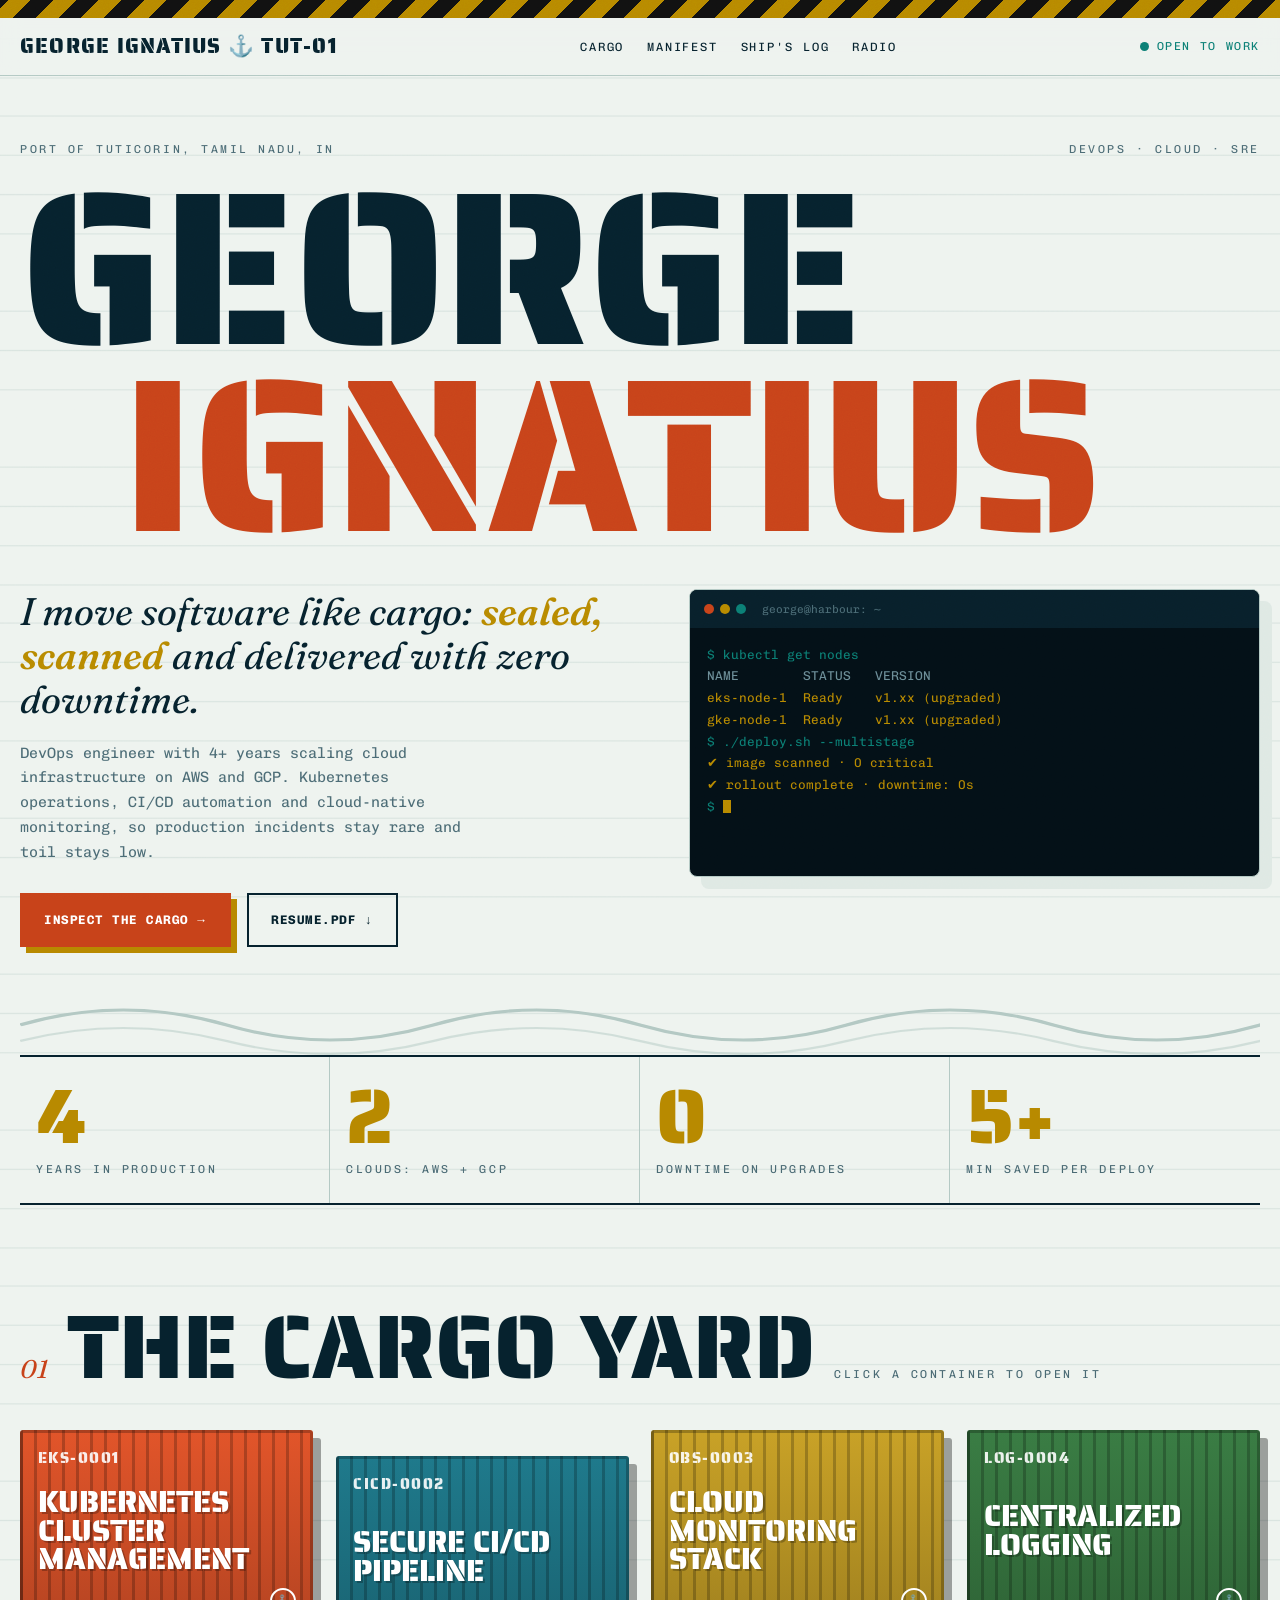
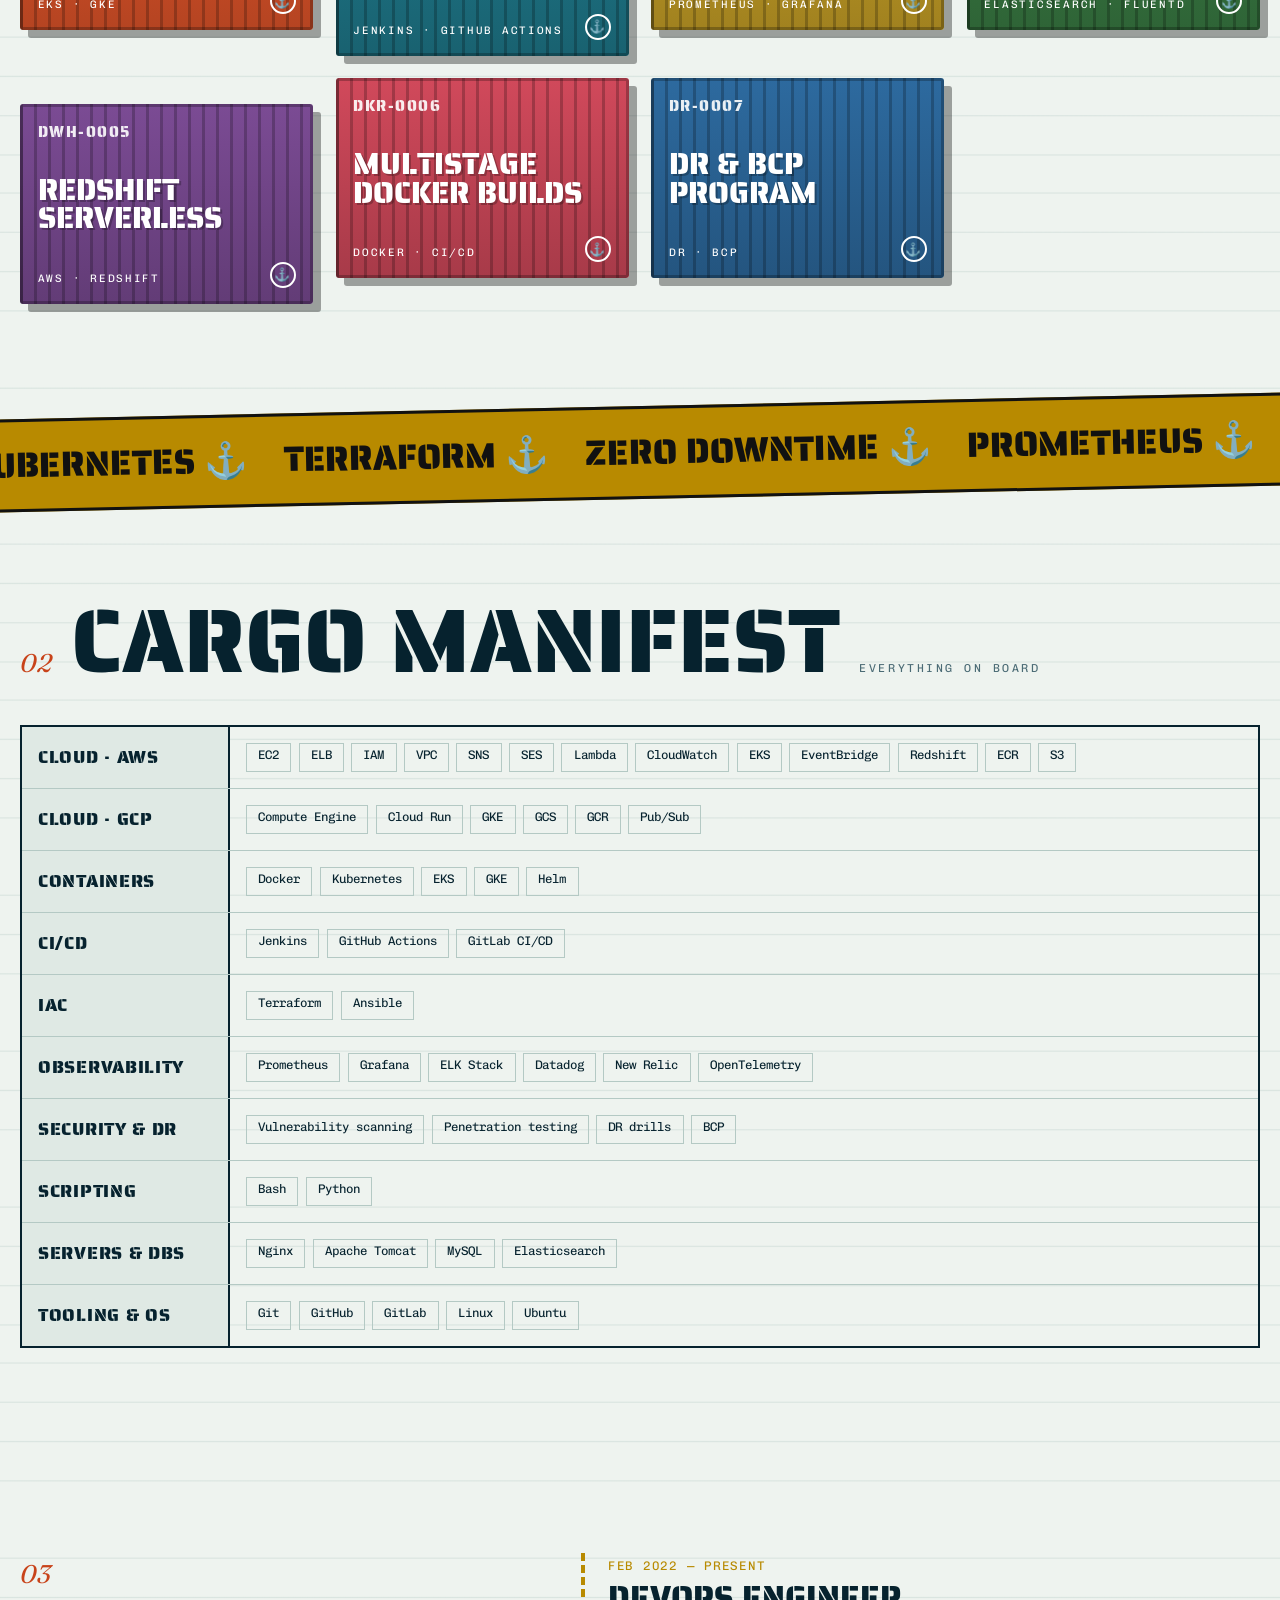
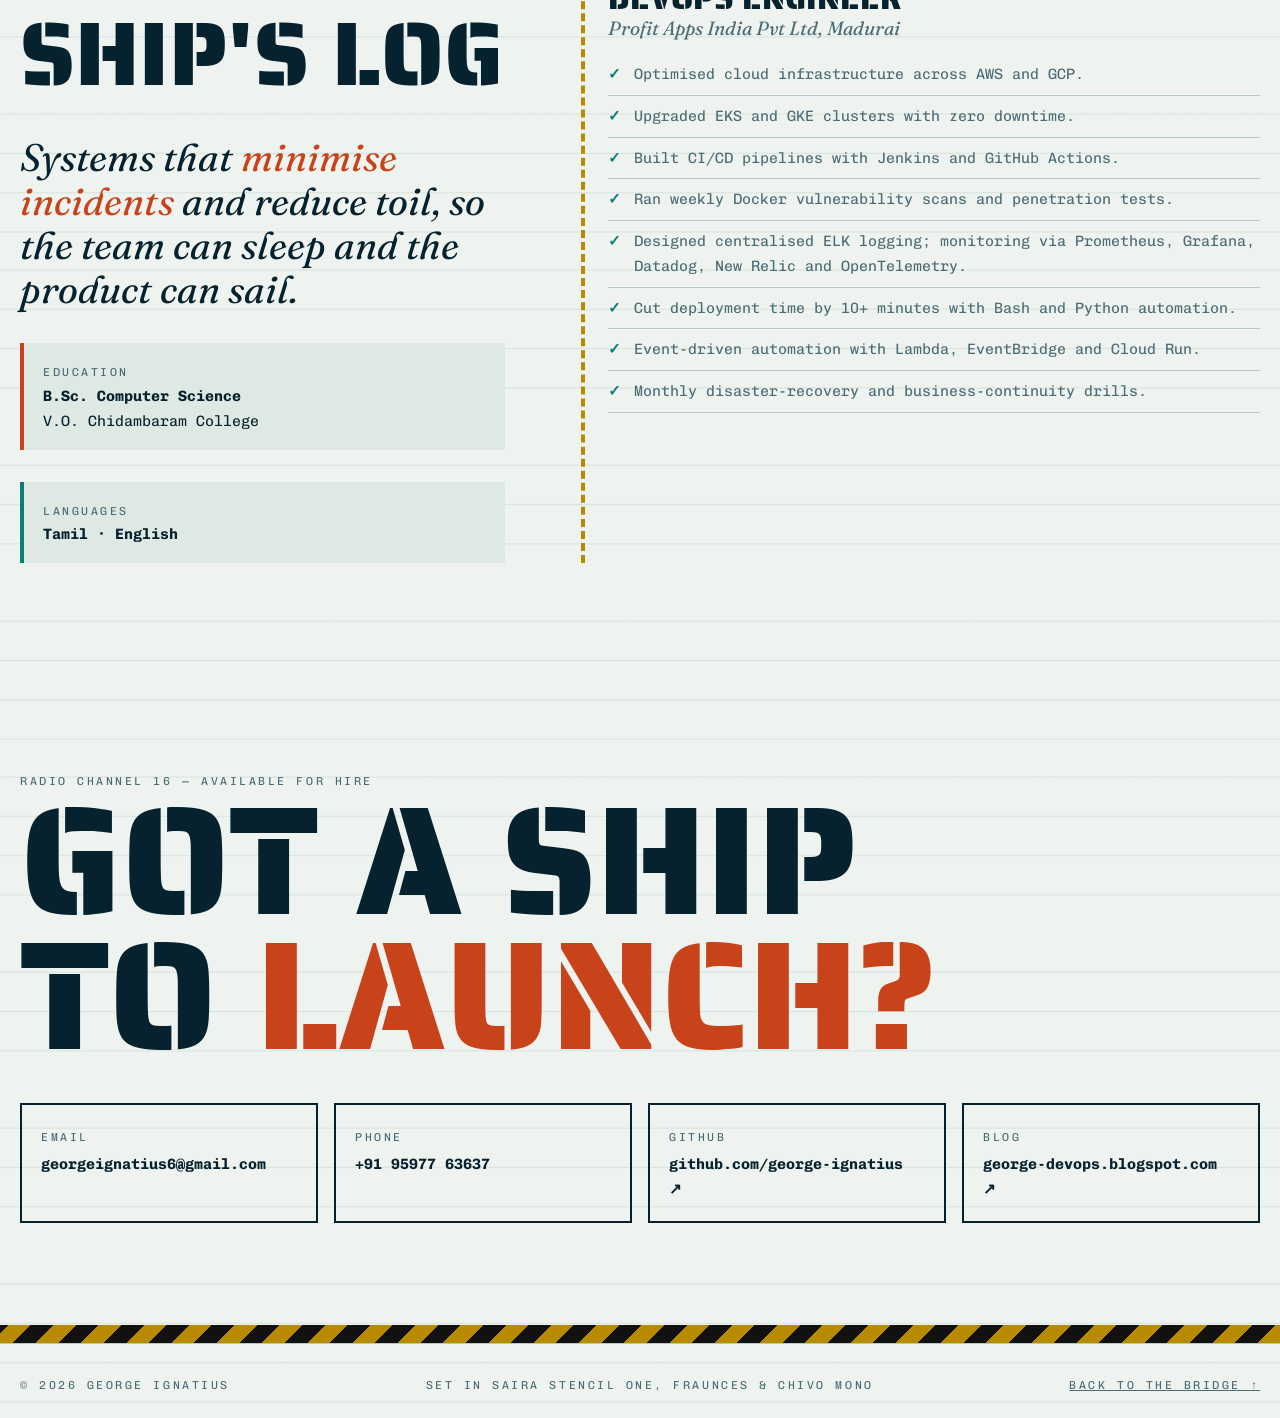
<file: index.html>
<!doctype html>
<html lang="en">
<head>
<meta charset="utf-8">
<meta name="viewport" content="width=device-width, initial-scale=1">
<title>George Ignatius — DevOps Harbour</title>
<meta name="description" content="George Ignatius: DevOps / Cloud / SRE engineer from Tuticorin. Kubernetes, AWS, GCP, CI/CD and observability — shipped like cargo, with zero downtime.">
<link rel="preconnect" href="https://fonts.googleapis.com">
<link rel="preconnect" href="https://fonts.gstatic.com" crossorigin>
<link href="https://fonts.googleapis.com/css2?family=Saira+Stencil+One&family=Chivo+Mono:wght@400;500;700&family=Fraunces:ital,opsz,wght@1,9..144,400;1,9..144,600&display=swap" rel="stylesheet">
<style>
:root{
  --sea:#06222e;        /* deep harbour water */
  --sea-2:#0b3345;
  --line:#1d5066;
  --foam:#e9f1ee;
  --rust:#e2552a;       /* container orange */
  --hazard:#ffd23f;     /* hazard yellow */
  --teal:#2ec4b6;
  --mute:#8fb0ba;
  --stencil:"Saira Stencil One",Impact,sans-serif;
  --mono:"Chivo Mono",ui-monospace,monospace;
  --serif:"Fraunces",Georgia,serif;
}
@media (prefers-color-scheme: light){
  :root{--sea:#eef3ef;--sea-2:#dfe9e4;--line:#b4c9c4;--foam:#06222e;--mute:#4b6b75;--rust:#c8431a;--hazard:#b88a00;--teal:#0b7f75}
}
*{box-sizing:border-box;margin:0;padding:0}
html{scroll-behavior:smooth}
body{background:var(--sea);color:var(--foam);font-family:var(--mono);font-size:15px;line-height:1.65;overflow-x:hidden;
  background-image:
   repeating-linear-gradient(180deg,transparent 0 38px,color-mix(in srgb,var(--line) 35%,transparent) 38px 39px),
   radial-gradient(70rem 40rem at 90% -10%,rgba(46,196,182,.14),transparent 60%)}
body::after{content:"";position:fixed;inset:0;pointer-events:none;z-index:60;opacity:.09;mix-blend-mode:overlay;
 background-image:url("data:image/svg+xml;utf8,<svg xmlns='http://www.w3.org/2000/svg' width='160' height='160'><filter id='n'><feTurbulence type='fractalNoise' baseFrequency='.85' numOctaves='2'/></filter><rect width='100%' height='100%' filter='url(%23n)'/></svg>")}
a{color:inherit}
:focus-visible{outline:3px dashed var(--hazard);outline-offset:4px}
.wrap{width:min(1240px,100% - 2rem);margin-inline:auto}
.label{font-size:.72rem;letter-spacing:.22em;text-transform:uppercase;color:var(--mute)}
.stencil{font-family:var(--stencil);text-transform:uppercase;font-weight:400}

/* hazard tape */
.tape{height:18px;background:repeating-linear-gradient(-45deg,var(--hazard) 0 16px,#111 16px 32px)}

/* nav */
nav{position:sticky;top:0;z-index:50;background:color-mix(in srgb,var(--sea) 85%,transparent);backdrop-filter:blur(10px);border-bottom:1px solid var(--line)}
nav .wrap{display:flex;justify-content:space-between;align-items:center;gap:1rem;padding:.7rem 0}
nav b{font-family:var(--stencil);font-weight:400;font-size:1.3rem;letter-spacing:.06em}
nav ul{display:flex;gap:1.4rem;list-style:none}
nav a{text-decoration:none;font-size:.75rem;letter-spacing:.16em;text-transform:uppercase;background:linear-gradient(var(--hazard),var(--hazard)) 0 100%/0 2px no-repeat;transition:background-size .3s;padding-bottom:2px}
nav a:hover{background-size:100% 2px}
.live{display:flex;align-items:center;gap:.5rem;color:var(--teal);font-size:.72rem;letter-spacing:.14em;text-transform:uppercase}
.pulse{width:9px;height:9px;border-radius:50%;background:var(--teal);box-shadow:0 0 0 0 var(--teal);animation:ping 2s infinite}
@keyframes ping{70%{box-shadow:0 0 0 10px transparent}100%{box-shadow:0 0 0 0 transparent}}

/* hero */
.hero{padding:clamp(2rem,5vw,4rem) 0 0;position:relative}
.hero .meta{display:flex;justify-content:space-between;flex-wrap:wrap;gap:.5rem 2rem}
.hero h1{font-family:var(--stencil);font-weight:400;text-transform:uppercase;line-height:.86;font-size:clamp(4.2rem,17vw,16rem);margin:1rem 0 0;letter-spacing:-.01em}
.hero h1 span{display:block;overflow:hidden}
.hero h1 span i{display:block;font-style:normal;transform:translateY(105%);animation:up 1s cubic-bezier(.2,.8,.2,1) forwards}
.hero h1 span:nth-child(2) i{animation-delay:.15s;color:var(--rust);margin-left:clamp(1rem,8vw,9rem)}
@keyframes up{to{transform:none}}
.hero-grid{display:grid;grid-template-columns:1.1fr 1fr;gap:2.5rem;margin-top:2.5rem;align-items:start}
.hero-grid p.lead{font-family:var(--serif);font-style:italic;font-size:clamp(1.6rem,3vw,2.5rem);line-height:1.15}
.hero-grid p.lead b{font-weight:600;color:var(--hazard)}
.fade{opacity:0;animation:fade .9s .7s forwards}
@keyframes fade{to{opacity:1}}
.btns{display:flex;gap:1rem;flex-wrap:wrap;margin-top:1.8rem}
.btn{display:inline-block;padding:.9rem 1.4rem;text-decoration:none;font-weight:700;letter-spacing:.12em;text-transform:uppercase;font-size:.78rem;border:2px solid var(--foam);transition:transform .2s,box-shadow .2s}
.btn.p{background:var(--rust);color:#fff;border-color:var(--rust);box-shadow:6px 6px 0 var(--hazard)}
.btn.p:hover{transform:translate(3px,3px);box-shadow:3px 3px 0 var(--hazard)}
.btn.s:hover{background:var(--foam);color:var(--sea)}

/* terminal */
.term{background:#031017;color:#d6efe9;border:1px solid var(--line);border-radius:8px;box-shadow:12px 12px 0 var(--sea-2);overflow:hidden}
.term-bar{display:flex;gap:6px;align-items:center;padding:.6rem .9rem;background:#08202b;font-size:.7rem;color:var(--mute)}
.term-bar i{width:10px;height:10px;border-radius:50%;background:var(--rust)}.term-bar i:nth-child(2){background:var(--hazard)}.term-bar i:nth-child(3){background:var(--teal)}
.term-bar span{margin-left:.6rem}
.term pre{padding:1rem 1.1rem;font-family:var(--mono);font-size:.8rem;line-height:1.7;white-space:pre-wrap;min-height:15.5rem}
.term .c{color:var(--teal)}.term .y{color:var(--hazard)}.term .m{color:#6c8d97}
.caret{display:inline-block;width:8px;height:1em;background:var(--hazard);vertical-align:-2px;animation:blink 1s steps(2) infinite}
@keyframes blink{50%{opacity:0}}

/* waves */
.waves{margin-top:3rem;height:60px;color:var(--line);overflow:hidden}
.waves svg{width:200%;height:100%;animation:drift 14s linear infinite}
@keyframes drift{to{transform:translateX(-50%)}}

/* sections */
section{padding:clamp(3rem,8vw,7rem) 0}
.sec-head{display:flex;align-items:baseline;gap:1.2rem;flex-wrap:wrap;margin-bottom:2.5rem}
.sec-head h2{font-family:var(--stencil);font-weight:400;text-transform:uppercase;font-size:clamp(2.6rem,7vw,6rem);line-height:.9}
.sec-head .num{font-family:var(--serif);font-style:italic;color:var(--rust);font-size:1.6rem}

/* stats */
.stats{display:grid;grid-template-columns:repeat(4,1fr);border-block:2px solid var(--foam)}
.stats div{padding:1.4rem 1rem;border-right:1px solid var(--line)}
.stats div:last-child{border:0}
.stats b{display:block;font-family:var(--stencil);font-weight:400;font-size:clamp(2.6rem,6vw,5rem);line-height:1;color:var(--hazard)}

/* container yard */
.yard{display:grid;grid-template-columns:repeat(auto-fill,minmax(260px,1fr));gap:1.4rem}
.box{position:relative;aspect-ratio:2.2/1.5;perspective:900px;cursor:pointer;border:0;background:none;text-align:left;color:#fff;font:inherit}
.box:nth-child(odd){transform:translateY(0)}
.box:nth-child(3n+2){margin-top:1.6rem}
.shell{position:absolute;inset:0;border-radius:3px;padding:1rem 1.1rem;display:flex;flex-direction:column;justify-content:space-between;
  background:
   repeating-linear-gradient(90deg,rgba(0,0,0,.22) 0 3px,transparent 3px 14px),
   linear-gradient(var(--c),color-mix(in srgb,var(--c) 80%,#000));
  box-shadow:0 0 0 3px rgba(0,0,0,.25) inset,8px 8px 0 rgba(0,0,0,.35);transition:transform .45s cubic-bezier(.2,.8,.2,1),box-shadow .3s}
.box:hover .shell,.box:focus-visible .shell{transform:translate(-4px,-6px) rotate(-1deg);box-shadow:0 0 0 3px rgba(0,0,0,.25) inset,14px 14px 0 rgba(0,0,0,.35)}
.shell .id{font-family:var(--stencil);font-size:.95rem;letter-spacing:.1em;opacity:.9}
.shell h3{font-family:var(--stencil);font-weight:400;text-transform:uppercase;font-size:1.9rem;line-height:.95;text-shadow:2px 2px 0 rgba(0,0,0,.25)}
.shell .row{display:flex;justify-content:space-between;align-items:end;font-size:.68rem;letter-spacing:.16em;text-transform:uppercase}
.shell .lock{width:26px;height:26px;border:2px solid #fff;border-radius:50%;display:grid;place-items:center;font-size:.8rem;transition:transform .4s}
.box[aria-expanded="true"] .lock{transform:rotate(180deg)}
.inside{position:absolute;inset:0;border-radius:3px;background:#031017;color:#d6efe9;padding:1rem 1.1rem;font-size:.78rem;line-height:1.5;display:flex;flex-direction:column;gap:.5rem;justify-content:center;
  opacity:0;transform:scale(.96);transition:opacity .35s,transform .35s;border:2px solid var(--c);z-index:2}
.box[aria-expanded="true"] .inside{opacity:1;transform:none}
.box[aria-expanded="true"] .shell{opacity:.0}
.inside ul{list-style:none}.inside li::before{content:"▸ ";color:var(--hazard)}
.tags{display:flex;gap:.35rem;flex-wrap:wrap}
.tags span{border:1px solid var(--line);padding:0 .55rem;border-radius:99px;font-size:.68rem;color:var(--teal)}
.yard-note{margin-top:2rem}

/* manifest (skills) */
.manifest{border:2px solid var(--foam)}
.m-row{display:grid;grid-template-columns:13rem 1fr;border-bottom:1px solid var(--line)}
.m-row:last-child{border:0}
.m-row dt{padding:1rem;background:var(--sea-2);font-family:var(--stencil);text-transform:uppercase;font-size:1.1rem;letter-spacing:.04em;border-right:2px solid var(--foam)}
.m-row dd{padding:1rem;display:flex;flex-wrap:wrap;gap:.45rem}
.m-row dd span{padding:.1rem .7rem;border:1px solid var(--line);font-size:.78rem;transition:background .2s,color .2s,border-color .2s}
.m-row dd span:hover{background:var(--hazard);color:#111;border-color:var(--hazard)}

/* log */
.log{display:grid;grid-template-columns:1fr 1.4fr;gap:clamp(2rem,6vw,6rem)}
.log .big{font-family:var(--serif);font-style:italic;font-size:clamp(1.7rem,3vw,2.6rem);line-height:1.15}
.log .big em{color:var(--rust);font-style:italic}
.entry{border-left:4px dashed var(--hazard);padding-left:1.4rem}
.entry time{color:var(--hazard);font-size:.78rem;letter-spacing:.14em}
.entry h3{font-family:var(--stencil);font-weight:400;text-transform:uppercase;font-size:2rem;line-height:1;margin:.3rem 0 .2rem}
.entry h3 small{font-family:var(--serif);font-style:italic;font-size:1.2rem;color:var(--mute);text-transform:none;display:block;margin-top:.3rem}
.entry ul{margin-top:1rem;list-style:none}
.entry li{padding:.5rem 0;border-bottom:1px solid var(--line);color:var(--mute);display:flex;gap:.8rem}
.entry li::before{content:"✓";color:var(--teal);font-weight:700}
.edu{margin-top:2rem;padding:1rem 1.2rem;background:var(--sea-2);border-left:4px solid var(--rust)}

/* marquee */
.marquee{overflow:hidden;background:var(--hazard);color:#111;transform:rotate(-1.2deg);margin:0 -2rem;padding:.9rem 0;border-block:3px solid #111}
.marquee div{display:flex;gap:2.2rem;white-space:nowrap;width:max-content;animation:scroll 30s linear infinite;font-family:var(--stencil);font-size:2.2rem;text-transform:uppercase}
.marquee:hover div{animation-play-state:paused}
@keyframes scroll{to{transform:translateX(-50%)}}

/* contact */
.contact h2{font-family:var(--stencil);font-weight:400;text-transform:uppercase;font-size:clamp(3.4rem,12vw,11rem);line-height:.88}
.contact h2 a{color:var(--rust);text-decoration:none;background:linear-gradient(var(--hazard),var(--hazard)) 0 94%/0 .07em no-repeat;transition:background-size .4s}
.contact h2 a:hover{background-size:100% .07em}
.cards{display:grid;grid-template-columns:repeat(auto-fit,minmax(230px,1fr));gap:1rem;margin-top:2.5rem}
.card{display:block;text-decoration:none;padding:1.2rem;border:2px solid var(--foam);transition:transform .2s,box-shadow .2s,background .2s}
.card:hover{transform:translate(-4px,-4px);box-shadow:6px 6px 0 var(--rust);background:var(--sea-2)}
.card b{display:block;margin-top:.2rem;word-break:break-all}
footer{padding:2rem 0 3rem;border-top:1px solid var(--line)}
footer .wrap{display:flex;justify-content:space-between;flex-wrap:wrap;gap:1rem}

.rv{opacity:0;transform:translateY(30px);transition:opacity .8s,transform .8s}
.rv.in{opacity:1;transform:none}

@media (max-width:860px){
  nav ul{display:none}
  .hero-grid,.log{grid-template-columns:1fr}
  .stats{grid-template-columns:1fr 1fr}
  .stats div:nth-child(2){border-right:0}
  .stats div:nth-child(-n+2){border-bottom:1px solid var(--line)}
  .m-row{grid-template-columns:1fr}
  .m-row dt{border-right:0;border-bottom:2px solid var(--foam)}
  .box:nth-child(3n+2){margin-top:0}
  .marquee{margin-inline:-1rem}
  .live span.t{display:none}
}
@media (prefers-reduced-motion:reduce){
  *{animation:none!important;transition:none!important}
  .hero h1 span i{transform:none}.fade,.rv{opacity:1;transform:none}
  html{scroll-behavior:auto}
}
</style>
</head>
<body id="top">
<div class="tape" aria-hidden="true"></div>
<nav>
  <div class="wrap">
    <b>GEORGE IGNATIUS ⚓ TUT-01</b>
    <ul>
      <li><a href="#yard">Cargo</a></li>
      <li><a href="#manifest">Manifest</a></li>
      <li><a href="#log">Ship's log</a></li>
      <li><a href="#contact">Radio</a></li>
    </ul>
    <span class="live"><i class="pulse"></i><span class="t">Open to work</span></span>
  </div>
</nav>

<header class="hero wrap">
  <div class="meta label"><span>Port of Tuticorin, Tamil Nadu, IN</span><span>DevOps · Cloud · SRE</span></div>
  <h1 aria-label="George Ignatius"><span><i>George</i></span><span><i>Ignatius</i></span></h1>
  <div class="hero-grid">
    <div>
      <p class="lead fade">I move software like cargo: <b>sealed, scanned</b> and delivered with zero downtime.</p>
      <p class="fade" style="margin-top:1.2rem;color:var(--mute);max-width:52ch">DevOps engineer with 4+ years scaling cloud infrastructure on AWS and GCP. Kubernetes operations, CI/CD automation and cloud-native monitoring, so production incidents stay rare and toil stays low.</p>
      <div class="btns fade">
        <a class="btn p" href="#yard">Inspect the cargo →</a>
        <a class="btn s" href="Resume.pdf" download>Resume.pdf ↓</a>
      </div>
    </div>
    <div class="term fade" aria-label="Terminal animation">
      <div class="term-bar"><i></i><i></i><i></i><span>george@harbour: ~</span></div>
      <pre id="term" aria-live="off"></pre>
    </div>
  </div>
  <div class="waves" aria-hidden="true">
    <svg viewBox="0 0 1200 60" preserveAspectRatio="none"><path d="M0 30 Q 50 0 100 30 T 200 30 T 300 30 T 400 30 T 500 30 T 600 30 T 700 30 T 800 30 T 900 30 T 1000 30 T 1100 30 T 1200 30" fill="none" stroke="currentColor" stroke-width="3"/><path d="M0 46 Q 50 20 100 46 T 200 46 T 300 46 T 400 46 T 500 46 T 600 46 T 700 46 T 800 46 T 900 46 T 1000 46 T 1100 46 T 1200 46" fill="none" stroke="currentColor" stroke-width="2" opacity=".5"/></svg>
  </div>
</header>

<main>
<div class="wrap">
  <div class="stats rv">
    <div><b id="yrs" data-count="4">0</b><span class="label">Years in production</span></div>
    <div><b data-count="2">0</b><span class="label">Clouds: AWS + GCP</span></div>
    <div><b data-count="0">0</b><span class="label">Downtime on upgrades</span></div>
    <div><b data-count="10" data-suffix="+">0</b><span class="label">Min saved per deploy</span></div>
  </div>
</div>

<section id="yard">
  <div class="wrap">
    <div class="sec-head rv"><span class="num">01</span><h2>The cargo yard</h2><span class="label">Click a container to open it</span></div>
    <div class="yard" id="yardGrid"></div>
  </div>
</section>

<div class="marquee" aria-hidden="true"><div id="marq"></div></div>

<section id="manifest">
  <div class="wrap">
    <div class="sec-head rv"><span class="num">02</span><h2>Cargo manifest</h2><span class="label">Everything on board</span></div>
    <dl class="manifest rv" id="manifestList"></dl>
  </div>
</section>

<section id="log">
  <div class="wrap log">
    <div class="rv">
      <div class="sec-head"><span class="num">03</span><h2>Ship's log</h2></div>
      <p class="big">Systems that <em>minimise incidents</em> and reduce toil, so the team can sleep and the product can sail.</p>
      <div class="edu"><span class="label">Education</span><br><b>B.Sc. Computer Science</b><br>V.O. Chidambaram College</div>
      <div class="edu" style="border-color:var(--teal)"><span class="label">Languages</span><br><b>Tamil · English</b></div>
    </div>
    <article class="entry rv">
      <time>FEB 2022 — PRESENT</time>
      <h3>DevOps Engineer <small>Profit Apps India Pvt Ltd, Madurai</small></h3>
      <ul>
        <li>Optimised cloud infrastructure across AWS and GCP.</li>
        <li>Upgraded EKS and GKE clusters with zero downtime.</li>
        <li>Built CI/CD pipelines with Jenkins and GitHub Actions.</li>
        <li>Ran weekly Docker vulnerability scans and penetration tests.</li>
        <li>Designed centralised ELK logging; monitoring via Prometheus, Grafana, Datadog, New Relic and OpenTelemetry.</li>
        <li>Cut deployment time by 10+ minutes with Bash and Python automation.</li>
        <li>Event-driven automation with Lambda, EventBridge and Cloud Run.</li>
        <li>Monthly disaster-recovery and business-continuity drills.</li>
      </ul>
    </article>
  </div>
</section>

<section id="contact" class="contact">
  <div class="wrap rv">
    <span class="label">Radio channel 16 — available for hire</span>
    <h2>Got a ship<br>to <a href="mailto:georgeignatius6@gmail.com">launch?</a></h2>
    <div class="cards">
      <a class="card" href="mailto:georgeignatius6@gmail.com"><span class="label">Email</span><b>georgeignatius6@gmail.com</b></a>
      <a class="card" href="tel:+919597763637"><span class="label">Phone</span><b>+91 95977 63637</b></a>
      <a class="card" href="https://github.com/george-ignatius" target="_blank" rel="noopener"><span class="label">GitHub</span><b>github.com/george-ignatius ↗</b></a>
      <a class="card" href="https://george-devops.blogspot.com" target="_blank" rel="noopener"><span class="label">Blog</span><b>george-devops.blogspot.com ↗</b></a>
    </div>
  </div>
</section>
</main>

<div class="tape" aria-hidden="true"></div>
<footer><div class="wrap label"><span>© 2026 George Ignatius</span><span>Set in Saira Stencil One, Fraunces &amp; Chivo Mono</span><a href="#top">Back to the bridge ↑</a></div></footer>

<script>
const projects=[
 {id:"EKS-0001",t:"Kubernetes Cluster Management",c:"#e2552a",pts:["EKS & GKE version upgrades with zero downtime","Cluster lifecycle management incl. CA certificate rotations"],tags:["EKS","GKE","Kubernetes"]},
 {id:"CICD-0002",t:"Secure CI/CD Pipeline",c:"#1f7a8c",pts:["Automated build and deploy","Weekly Docker vulnerability scanning","Penetration testing and security gates"],tags:["Jenkins","GitHub Actions","Docker"]},
 {id:"OBS-0003",t:"Cloud Monitoring Stack",c:"#c9a227",pts:["Prometheus + Grafana dashboards, real-time","CloudWatch alarms with Google Chat webhooks"],tags:["Prometheus","Grafana","CloudWatch"]},
 {id:"LOG-0004",t:"Centralized Logging",c:"#3a7d44",pts:["ELK Stack aggregating logs across services","Reduced debugging time across teams"],tags:["Elasticsearch","Fluentd","Kibana"]},
 {id:"DWH-0005",t:"Redshift Serverless",c:"#7b4b94",pts:["Serverless data warehouse for scalable analytics","No cluster capacity to manage"],tags:["AWS","Redshift","Serverless"]},
 {id:"DKR-0006",t:"Multistage Docker Builds",c:"#d1495b",pts:["Optimised Docker pipelines, 10+ min faster deploys","Smaller images"],tags:["Docker","CI/CD","Optimization"]},
 {id:"DR-0007",t:"DR & BCP Program",c:"#2d6a9f",pts:["Monthly disaster-recovery and continuity drills","Backup integrity validated across AWS and GCP"],tags:["DR","BCP","Resilience"]}
];
const grid=document.getElementById('yardGrid');
projects.forEach(p=>{
  const b=document.createElement('button');
  b.className='box rv';b.style.setProperty('--c',p.c);b.setAttribute('aria-expanded','false');
  b.innerHTML=`<div class="shell"><span class="id">${p.id}</span><h3>${p.t}</h3><div class="row"><span>${p.tags[0]} · ${p.tags[1]}</span><span class="lock" aria-hidden="true">⚓</span></div></div>
   <div class="inside"><span class="label" style="color:var(--hazard)">${p.id} · OPENED</span><ul>${p.pts.map(x=>`<li>${x}</li>`).join('')}</ul><div class="tags">${p.tags.map(x=>`<span>${x}</span>`).join('')}</div></div>`;
  b.onclick=()=>{const o=b.getAttribute('aria-expanded')==='true';b.setAttribute('aria-expanded',String(!o))};
  grid.appendChild(b);
});

const skills={
 "Cloud · AWS":["EC2","ELB","IAM","VPC","SNS","SES","Lambda","CloudWatch","EKS","EventBridge","Redshift","ECR","S3"],
 "Cloud · GCP":["Compute Engine","Cloud Run","GKE","GCS","GCR","Pub/Sub"],
 "Containers":["Docker","Kubernetes","EKS","GKE","Helm"],
 "CI/CD":["Jenkins","GitHub Actions","GitLab CI/CD"],
 "IaC":["Terraform","Ansible"],
 "Observability":["Prometheus","Grafana","ELK Stack","Datadog","New Relic","OpenTelemetry"],
 "Security & DR":["Vulnerability scanning","Penetration testing","DR drills","BCP"],
 "Scripting":["Bash","Python"],
 "Servers & DBs":["Nginx","Apache Tomcat","MySQL","Elasticsearch"],
 "Tooling & OS":["Git","GitHub","GitLab","Linux","Ubuntu"]
};
document.getElementById('manifestList').innerHTML=Object.entries(skills).map(([k,v])=>`<div class="m-row"><dt>${k}</dt><dd>${v.map(s=>`<span>${s}</span>`).join('')}</dd></div>`).join('');

const words=["Kubernetes","Terraform","Zero downtime","Prometheus","Docker","AWS","GCP","Jenkins","Grafana","Helm","Ansible","ELK"];
document.getElementById('marq').innerHTML=[...words,...words].map(w=>`<span>${w} ⚓</span>`).join('');

// years since Feb 2022
const yrs=document.getElementById('yrs');
yrs.dataset.count=Math.max(4,Math.floor((Date.now()-new Date('2022-02-01'))/31557600000));

// counters
document.querySelectorAll('[data-count]').forEach(el=>{
  const io=new IntersectionObserver(([e])=>{if(!e.isIntersecting)return;io.disconnect();
    const to=+el.dataset.count,suf=el.dataset.suffix||'';let v=0;
    const step=()=>{v+=Math.max(.25,to/40);if(v>=to){el.textContent=to+suf}else{el.textContent=Math.floor(v)+suf;requestAnimationFrame(step)}};step()});
  io.observe(el);
});

// reveal
const rio=new IntersectionObserver(es=>es.forEach(e=>{if(e.isIntersecting){e.target.classList.add('in');rio.unobserve(e.target)}}),{threshold:.12});
document.querySelectorAll('.rv').forEach((el,i)=>{el.style.transitionDelay=(el.classList.contains('box')?(i%4)*80:0)+'ms';rio.observe(el)});

// terminal typing
const lines=[
 ['$ ','kubectl get nodes','c'],
 ['','NAME        STATUS   VERSION','m'],
 ['','eks-node-1  Ready    v1.xx (upgraded)','y'],
 ['','gke-node-1  Ready    v1.xx (upgraded)','y'],
 ['$ ','./deploy.sh --multistage','c'],
 ['','✔ image scanned · 0 critical','y'],
 ['','✔ rollout complete · downtime: 0s','y'],
 ['$ ','','c']
];
const term=document.getElementById('term');
const esc=s=>s.replace(/</g,'&lt;');
if(matchMedia('(prefers-reduced-motion:reduce)').matches){
  term.innerHTML=lines.map(l=>`<span class="${l[2]}">${l[0]}${esc(l[1])}</span>`).join('\n')+'<span class="caret"></span>';
}else{
  let li=0,ci=0,out='';
  (function type(){
    if(li>=lines.length){term.innerHTML=out+'<span class="caret"></span>';return}
    const [pre,txt,cls]=lines[li];
    if(ci===0&&pre==='')out+='';
    const typed=pre?txt.slice(0,ci):txt;
    const cur=`<span class="${cls}">${pre}${esc(typed)}</span>`;
    term.innerHTML=out+cur+'<span class="caret"></span>';
    if(pre&&ci<txt.length){ci++;setTimeout(type,45)}
    else{out+=cur+'\n';li++;ci=0;setTimeout(type,pre?350:140)}
  })();
}
</script>
</body>
</html>
</file>
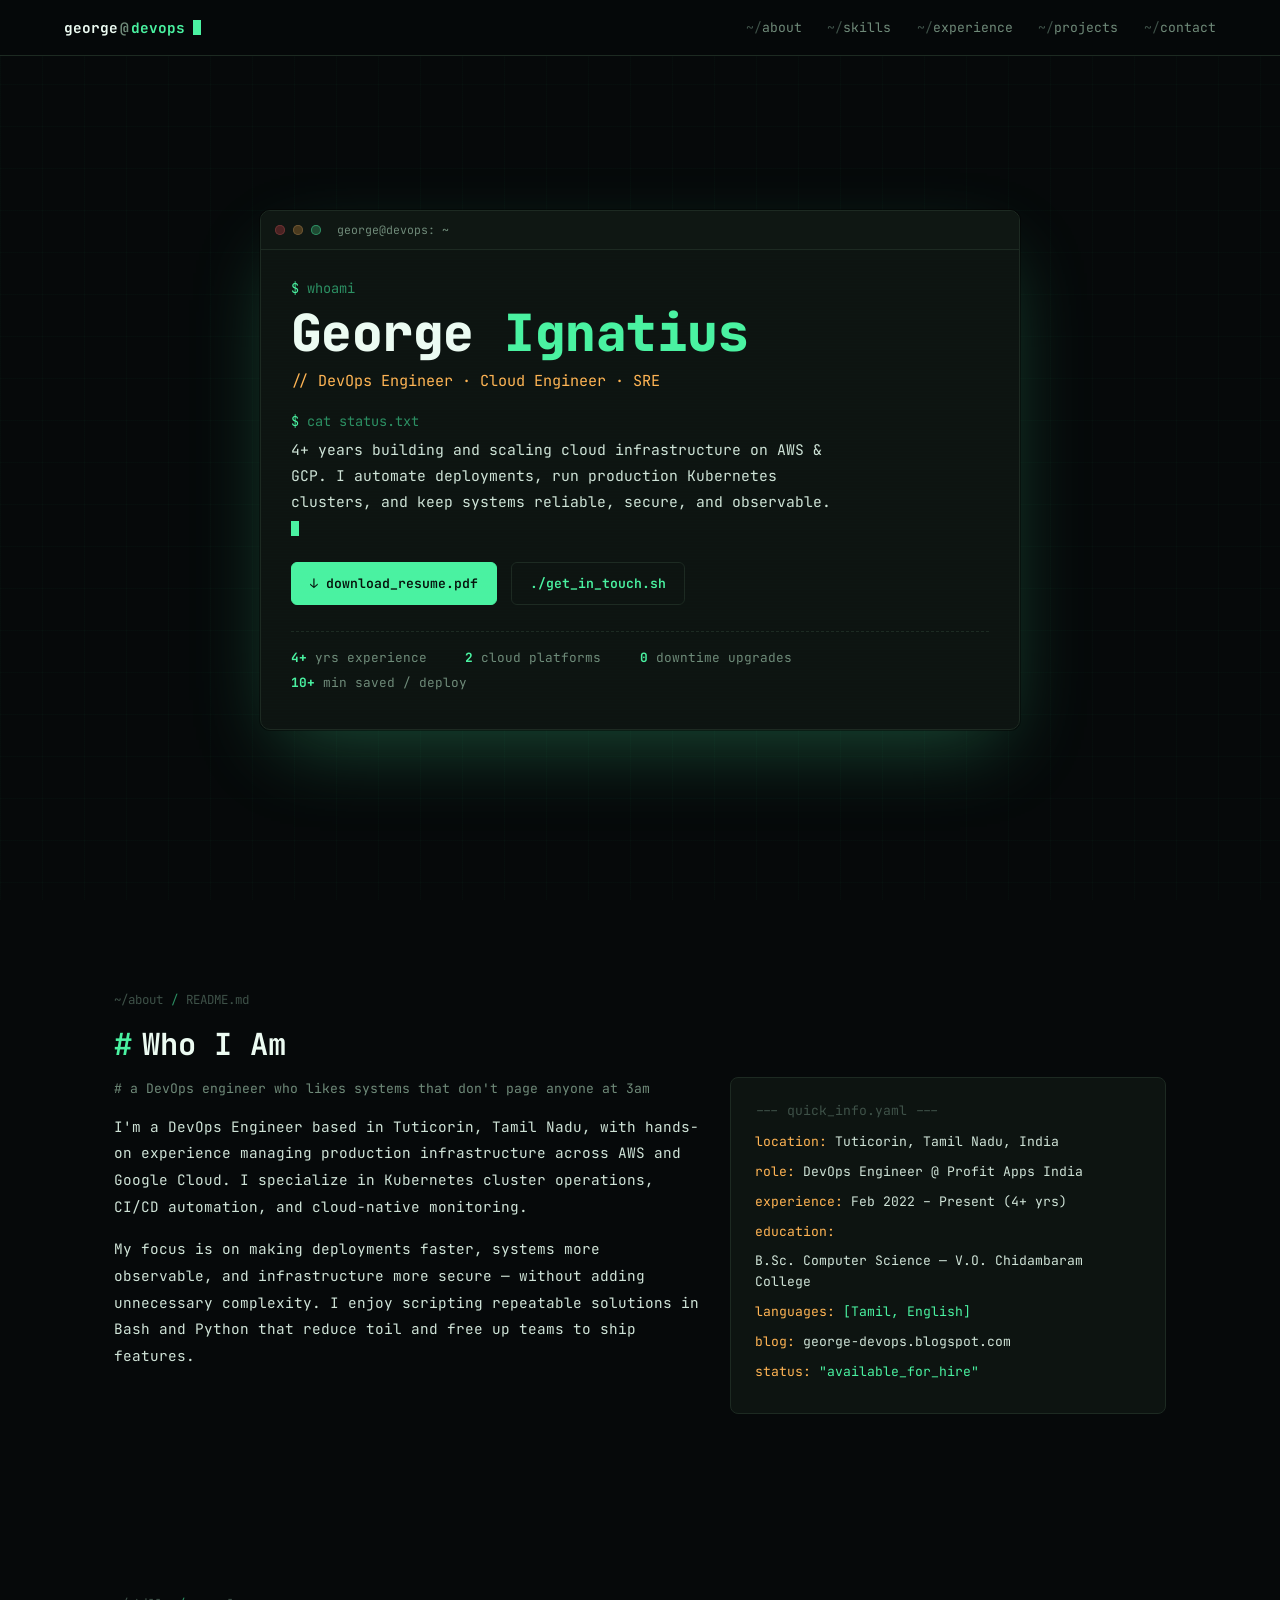
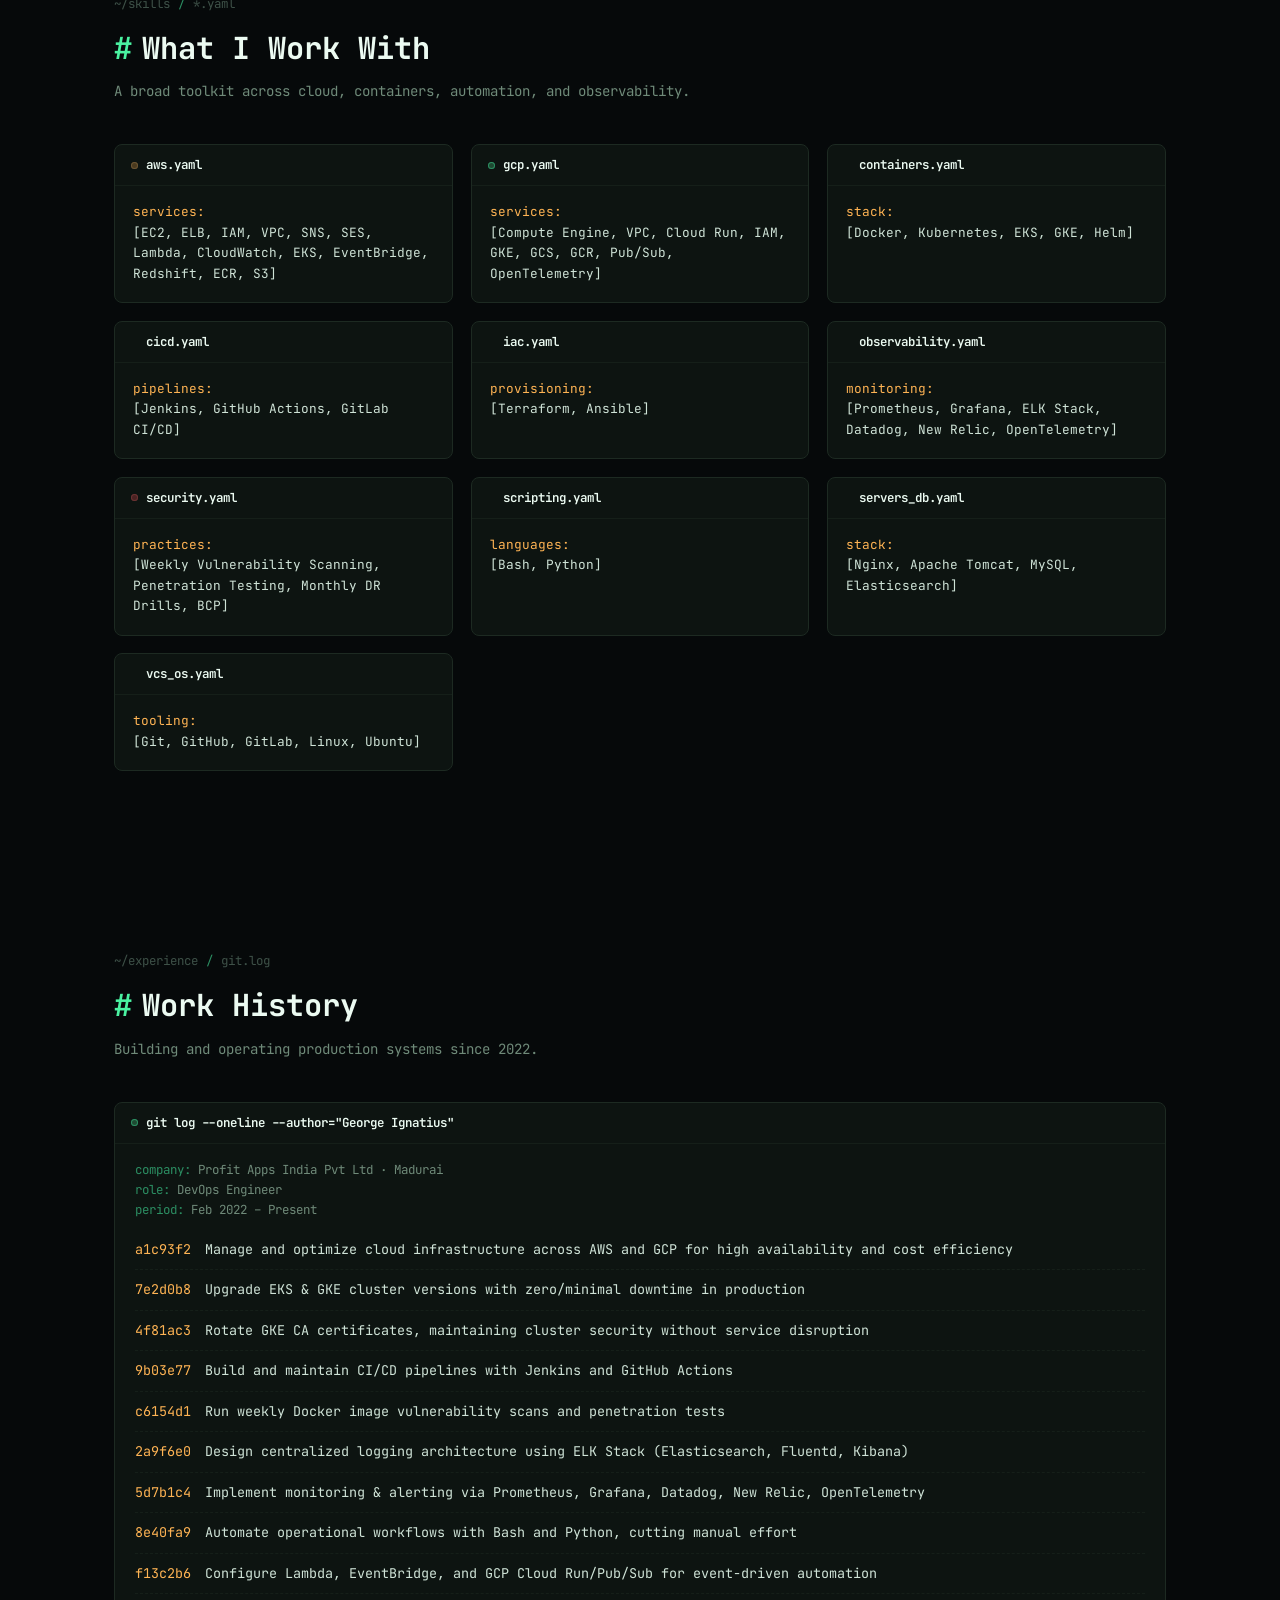
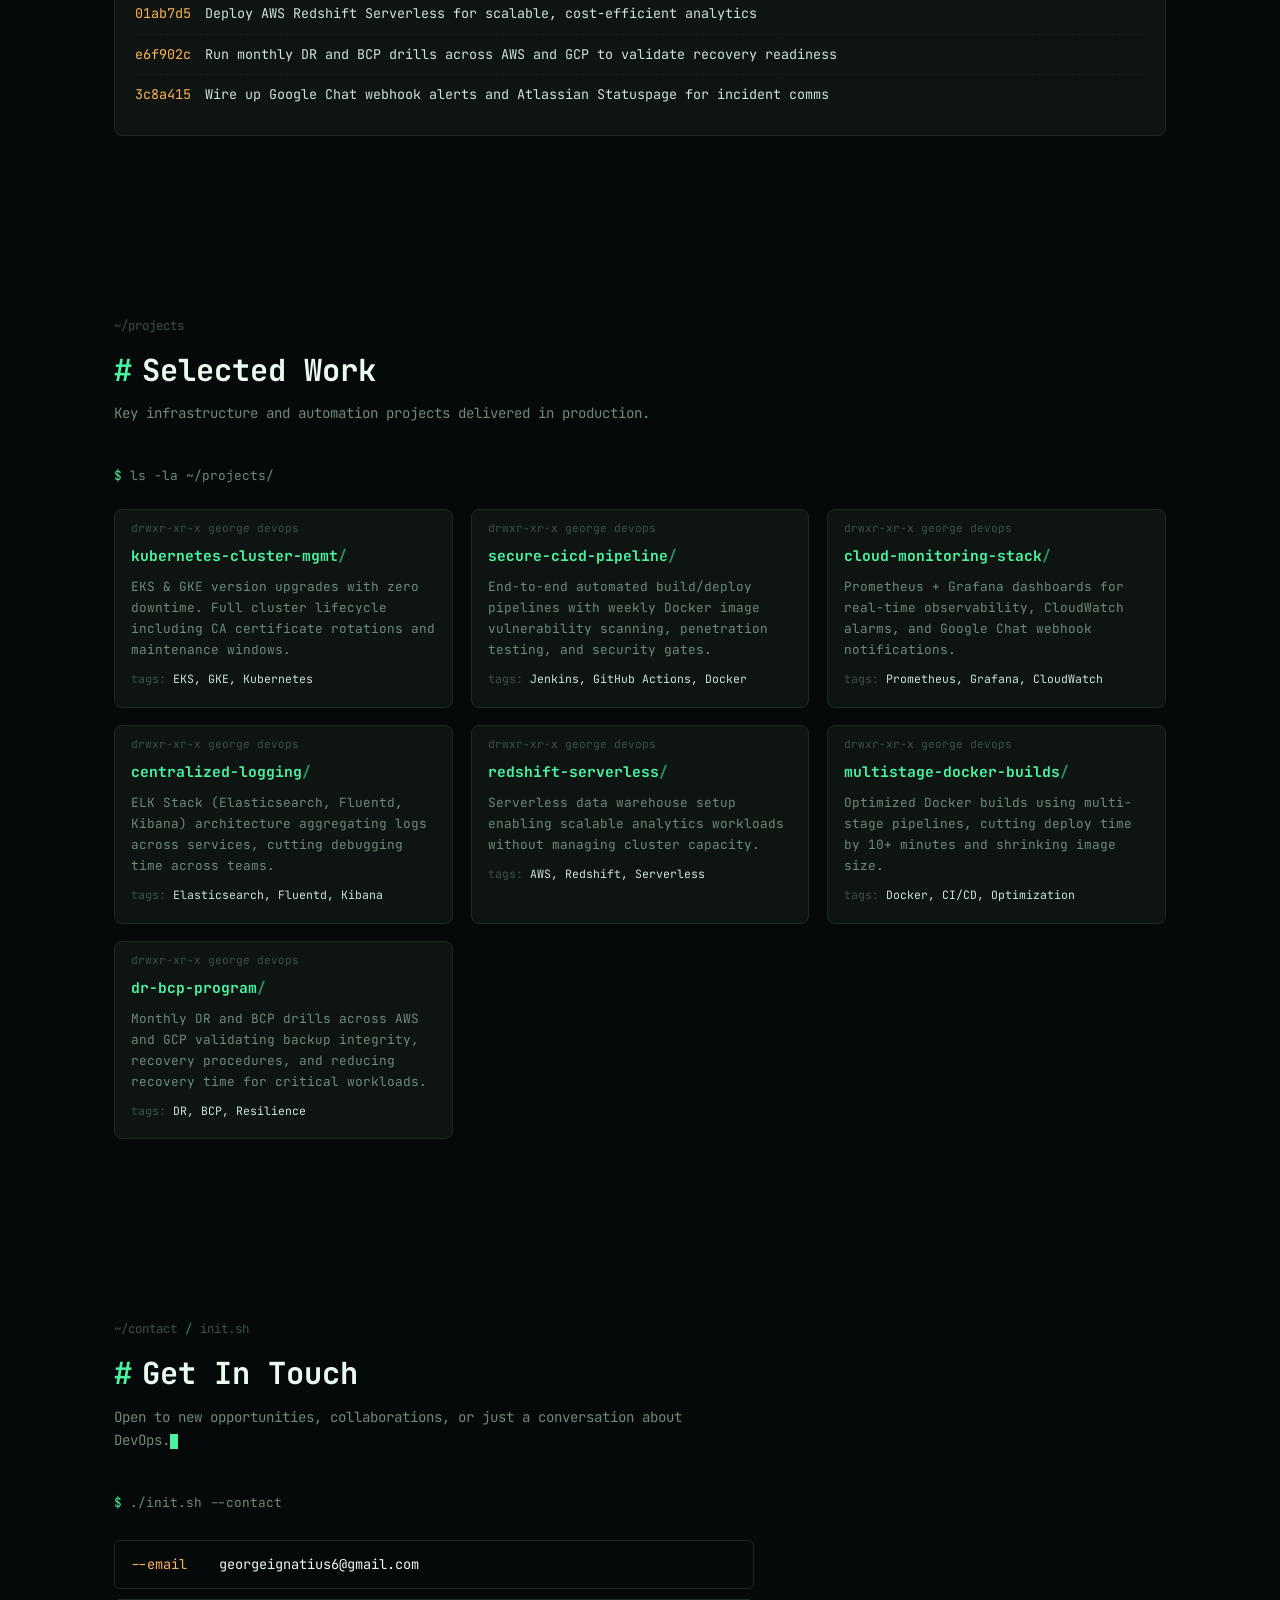
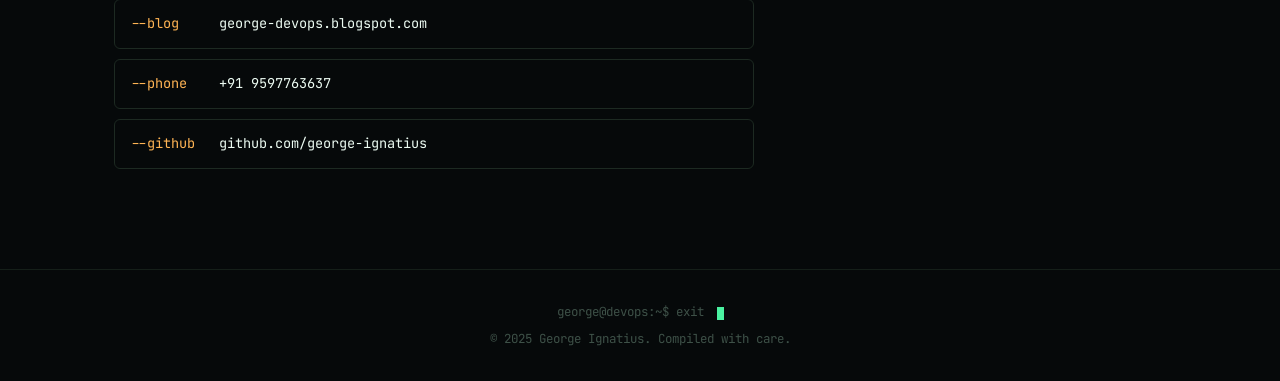
<file: portfolio/index.html>
<!DOCTYPE html>
<html lang="en">
<head>
<meta charset="UTF-8" />
<meta name="viewport" content="width=device-width, initial-scale=1.0"/>
<title>George Ignatius – DevOps Engineer</title>
<link rel="preconnect" href="https://fonts.googleapis.com">
<link href="https://fonts.googleapis.com/css2?family=JetBrains+Mono:ital,wght@0,400;0,500;0,600;0,700;0,800;1,400&display=swap" rel="stylesheet">
<style>
  *, *::before, *::after { box-sizing: border-box; margin: 0; padding: 0; }

  :root {
    --bg:        #06090A;
    --bg-soft:   #0A0F0C;
    --panel:     #0D1411;
    --panel-2:   #0F1713;
    --border:    #1D2A22;
    --border-lo: #151F19;
    --green:     #4AF2A1;
    --green-dim: #2C8F63;
    --green-glow: rgba(74,242,161,0.30);
    --amber:     #FFB454;
    --red:       #FF6B6B;
    --text:      #CFE3D7;
    --text-hi:   #ECFBF2;
    --muted:     #6F8A79;
    --faint:     #3E5148;
  }

  html { scroll-behavior: smooth; }

  body {
    font-family: 'JetBrains Mono', ui-monospace, 'SFMono-Regular', Menlo, monospace;
    background: var(--bg);
    color: var(--text);
    overflow-x: hidden;
    font-size: 15px;
    line-height: 1.6;
  }

  ::selection { background: var(--green); color: #06090A; }

  a { color: inherit; }

  /* ── faint global grid texture ─────────────────────────────────── */
  body::before {
    content: '';
    position: fixed; inset: 0; z-index: 0; pointer-events: none;
    background-image:
      linear-gradient(rgba(74,242,161,0.025) 1px, transparent 1px),
      linear-gradient(90deg, rgba(74,242,161,0.025) 1px, transparent 1px);
    background-size: 42px 42px;
  }

  /* ── NAV ────────────────────────────────────────────────────────── */
  nav {
    position: fixed; top: 0; left: 0; right: 0; z-index: 100;
    display: flex; align-items: center; justify-content: space-between;
    padding: 0 5%;
    height: 56px;
    background: rgba(6,9,10,0.88);
    backdrop-filter: blur(10px);
    border-bottom: 1px solid var(--border);
  }
  .nav-logo {
    font-weight: 700; font-size: 0.9rem; color: var(--text-hi);
    display: flex; align-items: center; gap: 2px;
  }
  .nav-logo .at { color: var(--muted); }
  .nav-logo .host { color: var(--green); }
  .nav-logo .caret {
    display: inline-block; width: 8px; height: 1em; background: var(--green);
    margin-left: 6px; animation: blink 1.1s steps(1) infinite;
  }
  .nav-links { display: flex; gap: 1.6rem; list-style: none; font-size: 0.82rem; }
  .nav-links a {
    color: var(--muted); text-decoration: none; transition: color 0.2s;
    position: relative;
  }
  .nav-links a::before { content: '~/'; color: var(--faint); }
  .nav-links a:hover, .nav-links a.active { color: var(--green); }

  @keyframes blink { 0%, 49% { opacity: 1; } 50%, 100% { opacity: 0; } }
  @media (prefers-reduced-motion: reduce) {
    .nav-logo .caret { animation: none; opacity: 1; }
  }

  /* ── HERO ───────────────────────────────────────────────────────── */
  #hero {
    min-height: 100vh;
    display: flex; align-items: center; justify-content: center;
    padding: 110px 5% 70px;
    position: relative;
  }
  .hero-wrap { max-width: 760px; width: 100%; position: relative; z-index: 1; }

  .term-window {
    background: var(--panel);
    border: 1px solid var(--border);
    border-radius: 10px;
    box-shadow: 0 0 0 1px rgba(0,0,0,0.4), 0 30px 80px -20px var(--green-glow);
    overflow: hidden;
  }
  .term-bar {
    display: flex; align-items: center; gap: 8px;
    padding: 10px 14px;
    background: var(--panel-2);
    border-bottom: 1px solid var(--border);
  }
  .dot { width: 10px; height: 10px; border-radius: 50%; }
  .dot.red { background: #4A2222; box-shadow: inset 0 0 0 1px #6B3333; }
  .dot.amber { background: #4A3A1E; box-shadow: inset 0 0 0 1px #6B5533; }
  .dot.green { background: #1E4A32; box-shadow: inset 0 0 0 1px #2C8F63; }
  .term-title { margin-left: 8px; font-size: 0.72rem; color: var(--muted); }

  .term-body {
    padding: 28px 30px 32px;
    position: relative;
  }
  .term-body::after {
    content: '';
    position: absolute; inset: 0; pointer-events: none;
    background: repeating-linear-gradient(
      to bottom, rgba(74,242,161,0.025) 0px, rgba(74,242,161,0.025) 1px,
      transparent 1px, transparent 3px
    );
    mix-blend-mode: overlay;
  }
  .prompt-line { display: flex; gap: 8px; flex-wrap: wrap; font-size: 0.85rem; color: var(--green-dim); margin-bottom: 4px; }
  .prompt-line .p { color: var(--green); }
  .out-line { color: var(--text); margin: 0 0 18px 0; }

  .hero-name {
    font-size: clamp(1.9rem, 6vw, 3.2rem);
    font-weight: 800; color: var(--text-hi);
    letter-spacing: -0.01em; line-height: 1.15;
    margin: 2px 0 6px;
  }
  .hero-name .accent { color: var(--green); }
  .hero-role { color: var(--amber); font-size: 0.95rem; margin-bottom: 18px; }
  .hero-summary { color: var(--text); font-size: 0.92rem; line-height: 1.75; max-width: 540px; margin-bottom: 22px; }

  .cursor {
    display: inline-block; width: 8px; height: 1.05em; background: var(--green);
    vertical-align: text-bottom; animation: blink 1.1s steps(1) infinite;
  }

  .hero-btns { display: flex; gap: 0.9rem; flex-wrap: wrap; margin-bottom: 26px; }
  .btn {
    display: inline-flex; align-items: center; gap: 8px;
    padding: 10px 18px; border-radius: 6px;
    font-size: 0.82rem; font-weight: 600; text-decoration: none;
    border: 1px solid var(--border);
    transition: border-color 0.2s, background 0.2s, transform 0.15s, color 0.2s;
    font-family: inherit;
  }
  .btn-primary { background: var(--green); color: #06120C; border-color: var(--green); }
  .btn-primary:hover { transform: translateY(-2px); box-shadow: 0 8px 24px -8px var(--green-glow); }
  .btn-outline { color: var(--green); background: transparent; }
  .btn-outline:hover { border-color: var(--green); background: rgba(74,242,161,0.06); transform: translateY(-2px); }

  .stat-row { display: flex; flex-wrap: wrap; gap: 0 2.4rem; border-top: 1px dashed var(--border); padding-top: 16px; font-size: 0.8rem; }
  .stat-row div { color: var(--muted); margin-bottom: 4px; }
  .stat-row span { color: var(--green); font-weight: 700; }

  /* ── SECTIONS ───────────────────────────────────────────────────── */
  section { padding: 90px 5%; position: relative; z-index: 1; max-width: 1180px; margin: 0 auto; }
  .sec-path {
    font-size: 0.78rem; color: var(--faint); margin-bottom: 10px;
    display: flex; align-items: center; gap: 8px;
  }
  .sec-path .slash { color: var(--green-dim); }
  .sec-title {
    font-size: clamp(1.4rem, 3vw, 1.9rem); font-weight: 700; color: var(--text-hi);
    margin-bottom: 8px;
  }
  .sec-title .hash { color: var(--green); margin-right: 10px; }
  .sec-sub { color: var(--muted); font-size: 0.88rem; margin-bottom: 2.6rem; max-width: 620px; }

  /* ── ABOUT ──────────────────────────────────────────────────────── */
  #about .file-card { padding: 0; }
  .about-grid { display: grid; grid-template-columns: 1.15fr 0.85fr; gap: 1.6rem; align-items: stretch; }
  .about-text p { color: var(--text); line-height: 1.85; margin-bottom: 1rem; font-size: 0.9rem; }
  .about-text .comment { color: var(--muted); font-size: 0.82rem; margin-bottom: 0.8rem; }
  .yaml-block {
    background: var(--panel); border: 1px solid var(--border); border-radius: 8px;
    padding: 22px 24px; font-size: 0.82rem;
  }
  .yaml-fence { color: var(--faint); margin-bottom: 10px; }
  .yaml-row { margin-bottom: 9px; display: flex; gap: 8px; flex-wrap: wrap; }
  .yaml-k { color: var(--amber); }
  .yaml-v { color: var(--text); }
  .yaml-v .str { color: var(--green); }

  /* ── FILE CARD (generic panel used by skills etc) ──────────────── */
  .file-card {
    background: var(--panel); border: 1px solid var(--border); border-radius: 8px;
    transition: border-color 0.2s, box-shadow 0.2s, transform 0.2s;
  }
  .file-card:hover { border-color: var(--green-dim); box-shadow: 0 10px 30px -12px var(--green-glow); transform: translateY(-2px); }
  .file-head {
    display: flex; align-items: center; gap: 8px;
    padding: 10px 16px; border-bottom: 1px solid var(--border-lo);
    font-size: 0.78rem; color: var(--muted);
  }
  .file-head .dot { width: 7px; height: 7px; }
  .file-head .fname { color: var(--text-hi); font-weight: 600; }

  /* ── SKILLS ─────────────────────────────────────────────────────── */
  .skills-grid { display: grid; grid-template-columns: repeat(auto-fill, minmax(300px, 1fr)); gap: 1.1rem; }
  .file-body-yaml { padding: 16px 18px 18px; font-size: 0.8rem; }
  .file-body-yaml .yk { color: var(--amber); }
  .file-body-yaml .yv { color: var(--text); word-break: break-word; }

  /* ── EXPERIENCE (git log) ──────────────────────────────────────── */
  #experience .file-card { overflow: hidden; }
  .log-meta { padding: 16px 20px 4px; font-size: 0.78rem; color: var(--muted); }
  .log-meta .k { color: var(--green-dim); }
  .commit-list { padding: 6px 20px 20px; }
  .commit {
    display: flex; gap: 14px; align-items: baseline;
    padding: 9px 0; border-bottom: 1px dashed var(--border-lo);
    font-size: 0.84rem;
  }
  .commit:last-child { border-bottom: none; }
  .commit-hash { color: var(--amber); flex-shrink: 0; }
  .commit-msg { color: var(--text); }

  /* ── PROJECTS ───────────────────────────────────────────────────── */
  .ls-header { font-size: 0.8rem; color: var(--muted); margin-bottom: 1.4rem; }
  .ls-header .p { color: var(--green); }
  .projects-grid { display: grid; grid-template-columns: repeat(auto-fill, minmax(300px, 1fr)); gap: 1.1rem; }
  .proj-perm { font-size: 0.7rem; color: var(--faint); padding: 10px 16px 0; }
  .proj-body { padding: 6px 16px 18px; }
  .proj-name { color: var(--green); font-weight: 700; font-size: 0.92rem; margin-bottom: 8px; }
  .proj-name::after { content: '/'; color: var(--green-dim); }
  .proj-desc { color: var(--muted); font-size: 0.8rem; line-height: 1.65; margin-bottom: 10px; }
  .proj-tags { font-size: 0.72rem; color: var(--faint); }
  .proj-tags span { color: var(--text); }

  /* ── CONTACT ────────────────────────────────────────────────────── */
  #contact { text-align: left; }
  .contact-term { max-width: 640px; }
  .contact-list { padding: 4px 0 0; }
  .contact-row {
    display: flex; align-items: center; gap: 12px;
    padding: 13px 16px; border: 1px solid var(--border); border-radius: 6px;
    margin-bottom: 10px; text-decoration: none;
    transition: border-color 0.2s, background 0.2s, transform 0.15s;
    font-size: 0.85rem;
  }
  .contact-row:hover { border-color: var(--green-dim); background: rgba(74,242,161,0.04); transform: translateX(4px); }
  .contact-flag { color: var(--amber); min-width: 76px; }
  .contact-val { color: var(--text-hi); }

  /* ── FOOTER ─────────────────────────────────────────────────────── */
  footer {
    text-align: center; padding: 2rem 5%;
    color: var(--faint); font-size: 0.78rem;
    border-top: 1px solid var(--border-lo);
  }
  footer .caret2 {
    display: inline-block; width: 7px; height: 1em; background: var(--green);
    vertical-align: text-bottom; margin-left: 6px; animation: blink 1.1s steps(1) infinite;
  }

  /* ── SCROLL REVEAL ──────────────────────────────────────────────── */
  .reveal { opacity: 0; transform: translateY(24px); transition: opacity 0.6s ease, transform 0.6s ease; }
  .reveal.visible { opacity: 1; transform: translateY(0); }
  @media (prefers-reduced-motion: reduce) {
    .reveal { opacity: 1; transform: none; transition: none; }
    footer .caret2 { animation: none; }
    .cursor { animation: none; }
  }

  /* ── RESPONSIVE ─────────────────────────────────────────────────── */
  @media (max-width: 860px) {
    .about-grid { grid-template-columns: 1fr; }
  }
  @media (max-width: 640px) {
    nav { padding: 0 4%; }
    .nav-links { display: none; }
    section { padding: 64px 5%; }
    .term-body { padding: 22px 18px 26px; }
  }
</style>
</head>
<body>

<nav>
  <div class="nav-logo">george<span class="at">@</span><span class="host">devops</span><span class="caret"></span></div>
  <ul class="nav-links">
    <li><a href="#about">about</a></li>
    <li><a href="#skills">skills</a></li>
    <li><a href="#experience">experience</a></li>
    <li><a href="#projects">projects</a></li>
    <li><a href="#contact">contact</a></li>
  </ul>
</nav>

<!-- HERO -->
<section id="hero">
  <div class="hero-wrap">
    <div class="term-window">
      <div class="term-bar">
        <span class="dot red"></span><span class="dot amber"></span><span class="dot green"></span>
        <span class="term-title">george@devops: ~</span>
      </div>
      <div class="term-body">
        <div class="prompt-line"><span class="p">$</span> whoami</div>
        <h1 class="hero-name">George <span class="accent">Ignatius</span></h1>
        <p class="hero-role">// DevOps Engineer · Cloud Engineer · SRE</p>

        <div class="prompt-line"><span class="p">$</span> cat status.txt</div>
        <p class="hero-summary">
          4+ years building and scaling cloud infrastructure on AWS &amp; GCP. I automate deployments, run production Kubernetes clusters, and keep systems reliable, secure, and observable.<span class="cursor"></span>
        </p>

        <div class="hero-btns">
          <a href="Resume.pdf" class="btn btn-primary">↓ download_resume.pdf</a>
          <a href="#contact" class="btn btn-outline">./get_in_touch.sh</a>
        </div>

        <div class="stat-row">
          <div><span>4+</span> yrs experience</div>
          <div><span>2</span> cloud platforms</div>
          <div><span>0</span> downtime upgrades</div>
          <div><span>10+</span> min saved / deploy</div>
        </div>
      </div>
    </div>
  </div>
</section>

<!-- ABOUT -->
<section id="about">
  <div class="reveal">
    <div class="sec-path"><span>~/about</span><span class="slash">/</span><span>README.md</span></div>
    <h2 class="sec-title"><span class="hash">#</span>Who I Am</h2>
  </div>
  <div class="about-grid reveal">
    <div class="about-text">
      <p class="comment"># a DevOps engineer who likes systems that don't page anyone at 3am</p>
      <p>
        I'm a DevOps Engineer based in Tuticorin, Tamil Nadu, with hands-on experience managing production infrastructure across AWS and Google Cloud. I specialize in Kubernetes cluster operations, CI/CD automation, and cloud-native monitoring.
      </p>
      <p>
        My focus is on making deployments faster, systems more observable, and infrastructure more secure — without adding unnecessary complexity. I enjoy scripting repeatable solutions in Bash and Python that reduce toil and free up teams to ship features.
      </p>
    </div>
    <div class="yaml-block">
      <div class="yaml-fence">--- quick_info.yaml ---</div>
      <div class="yaml-row"><span class="yaml-k">location:</span><span class="yaml-v">Tuticorin, Tamil Nadu, India</span></div>
      <div class="yaml-row"><span class="yaml-k">role:</span><span class="yaml-v">DevOps Engineer @ Profit Apps India</span></div>
      <div class="yaml-row"><span class="yaml-k">experience:</span><span class="yaml-v">Feb 2022 – Present (4+ yrs)</span></div>
      <div class="yaml-row"><span class="yaml-k">education:</span><span class="yaml-v">B.Sc. Computer Science — V.O. Chidambaram College</span></div>
      <div class="yaml-row"><span class="yaml-k">languages:</span><span class="yaml-v"><span class="str">[Tamil, English]</span></span></div>
      <div class="yaml-row"><span class="yaml-k">blog:</span><span class="yaml-v">george-devops.blogspot.com</span></div>
      <div class="yaml-row"><span class="yaml-k">status:</span><span class="yaml-v"><span class="str">"available_for_hire"</span></span></div>
    </div>
  </div>
</section>

<!-- SKILLS -->
<section id="skills">
  <div class="reveal">
    <div class="sec-path"><span>~/skills</span><span class="slash">/</span><span>*.yaml</span></div>
    <h2 class="sec-title"><span class="hash">#</span>What I Work With</h2>
    <p class="sec-sub">A broad toolkit across cloud, containers, automation, and observability.</p>
  </div>
  <div class="skills-grid">

    <div class="file-card reveal">
      <div class="file-head"><span class="dot amber"></span><span class="fname">aws.yaml</span></div>
      <div class="file-body-yaml">
        <div class="yk">services:</div>
        <div class="yv">[EC2, ELB, IAM, VPC, SNS, SES, Lambda, CloudWatch, EKS, EventBridge, Redshift, ECR, S3]</div>
      </div>
    </div>

    <div class="file-card reveal">
      <div class="file-head"><span class="dot green"></span><span class="fname">gcp.yaml</span></div>
      <div class="file-body-yaml">
        <div class="yk">services:</div>
        <div class="yv">[Compute Engine, VPC, Cloud Run, IAM, GKE, GCS, GCR, Pub/Sub, OpenTelemetry]</div>
      </div>
    </div>

    <div class="file-card reveal">
      <div class="file-head"><span class="dot"></span><span class="fname">containers.yaml</span></div>
      <div class="file-body-yaml">
        <div class="yk">stack:</div>
        <div class="yv">[Docker, Kubernetes, EKS, GKE, Helm]</div>
      </div>
    </div>

    <div class="file-card reveal">
      <div class="file-head"><span class="dot"></span><span class="fname">cicd.yaml</span></div>
      <div class="file-body-yaml">
        <div class="yk">pipelines:</div>
        <div class="yv">[Jenkins, GitHub Actions, GitLab CI/CD]</div>
      </div>
    </div>

    <div class="file-card reveal">
      <div class="file-head"><span class="dot"></span><span class="fname">iac.yaml</span></div>
      <div class="file-body-yaml">
        <div class="yk">provisioning:</div>
        <div class="yv">[Terraform, Ansible]</div>
      </div>
    </div>

    <div class="file-card reveal">
      <div class="file-head"><span class="dot"></span><span class="fname">observability.yaml</span></div>
      <div class="file-body-yaml">
        <div class="yk">monitoring:</div>
        <div class="yv">[Prometheus, Grafana, ELK Stack, Datadog, New Relic, OpenTelemetry]</div>
      </div>
    </div>

    <div class="file-card reveal">
      <div class="file-head"><span class="dot red"></span><span class="fname">security.yaml</span></div>
      <div class="file-body-yaml">
        <div class="yk">practices:</div>
        <div class="yv">[Weekly Vulnerability Scanning, Penetration Testing, Monthly DR Drills, BCP]</div>
      </div>
    </div>

    <div class="file-card reveal">
      <div class="file-head"><span class="dot"></span><span class="fname">scripting.yaml</span></div>
      <div class="file-body-yaml">
        <div class="yk">languages:</div>
        <div class="yv">[Bash, Python]</div>
      </div>
    </div>

    <div class="file-card reveal">
      <div class="file-head"><span class="dot"></span><span class="fname">servers_db.yaml</span></div>
      <div class="file-body-yaml">
        <div class="yk">stack:</div>
        <div class="yv">[Nginx, Apache Tomcat, MySQL, Elasticsearch]</div>
      </div>
    </div>

    <div class="file-card reveal">
      <div class="file-head"><span class="dot"></span><span class="fname">vcs_os.yaml</span></div>
      <div class="file-body-yaml">
        <div class="yk">tooling:</div>
        <div class="yv">[Git, GitHub, GitLab, Linux, Ubuntu]</div>
      </div>
    </div>

  </div>
</section>

<!-- EXPERIENCE -->
<section id="experience">
  <div class="reveal">
    <div class="sec-path"><span>~/experience</span><span class="slash">/</span><span>git.log</span></div>
    <h2 class="sec-title"><span class="hash">#</span>Work History</h2>
    <p class="sec-sub">Building and operating production systems since 2022.</p>
  </div>

  <div class="file-card reveal">
    <div class="file-head"><span class="dot green"></span><span class="fname">git log --oneline --author="George Ignatius"</span></div>
    <div class="log-meta">
      <div><span class="k">company:</span> Profit Apps India Pvt Ltd · Madurai</div>
      <div><span class="k">role:</span> DevOps Engineer</div>
      <div><span class="k">period:</span> Feb 2022 – Present</div>
    </div>
    <div class="commit-list">
      <div class="commit"><span class="commit-hash">a1c93f2</span><span class="commit-msg">Manage and optimize cloud infrastructure across AWS and GCP for high availability and cost efficiency</span></div>
      <div class="commit"><span class="commit-hash">7e2d0b8</span><span class="commit-msg">Upgrade EKS & GKE cluster versions with zero/minimal downtime in production</span></div>
      <div class="commit"><span class="commit-hash">4f81ac3</span><span class="commit-msg">Rotate GKE CA certificates, maintaining cluster security without service disruption</span></div>
      <div class="commit"><span class="commit-hash">9b03e77</span><span class="commit-msg">Build and maintain CI/CD pipelines with Jenkins and GitHub Actions</span></div>
      <div class="commit"><span class="commit-hash">c6154d1</span><span class="commit-msg">Run weekly Docker image vulnerability scans and penetration tests</span></div>
      <div class="commit"><span class="commit-hash">2a9f6e0</span><span class="commit-msg">Design centralized logging architecture using ELK Stack (Elasticsearch, Fluentd, Kibana)</span></div>
      <div class="commit"><span class="commit-hash">5d7b1c4</span><span class="commit-msg">Implement monitoring & alerting via Prometheus, Grafana, Datadog, New Relic, OpenTelemetry</span></div>
      <div class="commit"><span class="commit-hash">8e40fa9</span><span class="commit-msg">Automate operational workflows with Bash and Python, cutting manual effort</span></div>
      <div class="commit"><span class="commit-hash">f13c2b6</span><span class="commit-msg">Configure Lambda, EventBridge, and GCP Cloud Run/Pub/Sub for event-driven automation</span></div>
      <div class="commit"><span class="commit-hash">01ab7d5</span><span class="commit-msg">Deploy AWS Redshift Serverless for scalable, cost-efficient analytics</span></div>
      <div class="commit"><span class="commit-hash">e6f902c</span><span class="commit-msg">Run monthly DR and BCP drills across AWS and GCP to validate recovery readiness</span></div>
      <div class="commit"><span class="commit-hash">3c8a415</span><span class="commit-msg">Wire up Google Chat webhook alerts and Atlassian Statuspage for incident comms</span></div>
    </div>
  </div>
</section>

<!-- PROJECTS -->
<section id="projects">
  <div class="reveal">
    <div class="sec-path"><span>~/projects</span></div>
    <h2 class="sec-title"><span class="hash">#</span>Selected Work</h2>
    <p class="sec-sub">Key infrastructure and automation projects delivered in production.</p>
    <div class="ls-header"><span class="p">$</span> ls -la ~/projects/</div>
  </div>
  <div class="projects-grid">
    <div class="file-card reveal">
      <div class="proj-perm">drwxr-xr-x  george  devops</div>
      <div class="proj-body">
        <div class="proj-name">kubernetes-cluster-mgmt</div>
        <div class="proj-desc">EKS & GKE version upgrades with zero downtime. Full cluster lifecycle including CA certificate rotations and maintenance windows.</div>
        <div class="proj-tags">tags: <span>EKS, GKE, Kubernetes</span></div>
      </div>
    </div>
    <div class="file-card reveal">
      <div class="proj-perm">drwxr-xr-x  george  devops</div>
      <div class="proj-body">
        <div class="proj-name">secure-cicd-pipeline</div>
        <div class="proj-desc">End-to-end automated build/deploy pipelines with weekly Docker image vulnerability scanning, penetration testing, and security gates.</div>
        <div class="proj-tags">tags: <span>Jenkins, GitHub Actions, Docker</span></div>
      </div>
    </div>
    <div class="file-card reveal">
      <div class="proj-perm">drwxr-xr-x  george  devops</div>
      <div class="proj-body">
        <div class="proj-name">cloud-monitoring-stack</div>
        <div class="proj-desc">Prometheus + Grafana dashboards for real-time observability, CloudWatch alarms, and Google Chat webhook notifications.</div>
        <div class="proj-tags">tags: <span>Prometheus, Grafana, CloudWatch</span></div>
      </div>
    </div>
    <div class="file-card reveal">
      <div class="proj-perm">drwxr-xr-x  george  devops</div>
      <div class="proj-body">
        <div class="proj-name">centralized-logging</div>
        <div class="proj-desc">ELK Stack (Elasticsearch, Fluentd, Kibana) architecture aggregating logs across services, cutting debugging time across teams.</div>
        <div class="proj-tags">tags: <span>Elasticsearch, Fluentd, Kibana</span></div>
      </div>
    </div>
    <div class="file-card reveal">
      <div class="proj-perm">drwxr-xr-x  george  devops</div>
      <div class="proj-body">
        <div class="proj-name">redshift-serverless</div>
        <div class="proj-desc">Serverless data warehouse setup enabling scalable analytics workloads without managing cluster capacity.</div>
        <div class="proj-tags">tags: <span>AWS, Redshift, Serverless</span></div>
      </div>
    </div>
    <div class="file-card reveal">
      <div class="proj-perm">drwxr-xr-x  george  devops</div>
      <div class="proj-body">
        <div class="proj-name">multistage-docker-builds</div>
        <div class="proj-desc">Optimized Docker builds using multi-stage pipelines, cutting deploy time by 10+ minutes and shrinking image size.</div>
        <div class="proj-tags">tags: <span>Docker, CI/CD, Optimization</span></div>
      </div>
    </div>
    <div class="file-card reveal">
      <div class="proj-perm">drwxr-xr-x  george  devops</div>
      <div class="proj-body">
        <div class="proj-name">dr-bcp-program</div>
        <div class="proj-desc">Monthly DR and BCP drills across AWS and GCP validating backup integrity, recovery procedures, and reducing recovery time for critical workloads.</div>
        <div class="proj-tags">tags: <span>DR, BCP, Resilience</span></div>
      </div>
    </div>
  </div>
</section>

<!-- CONTACT -->
<section id="contact">
  <div class="reveal">
    <div class="sec-path"><span>~/contact</span><span class="slash">/</span><span>init.sh</span></div>
    <h2 class="sec-title"><span class="hash">#</span>Get In Touch</h2>
    <p class="sec-sub">Open to new opportunities, collaborations, or just a conversation about DevOps.<span class="cursor"></span></p>
  </div>
  <div class="contact-term reveal">
    <div class="ls-header"><span class="p">$</span> ./init.sh --contact</div>
    <div class="contact-list">
      <a href="mailto:georgeignatius6@gmail.com" class="contact-row">
        <span class="contact-flag">--email</span><span class="contact-val">georgeignatius6@gmail.com</span>
      </a>
      <a href="https://george-devops.blogspot.com" target="_blank" class="contact-row">
        <span class="contact-flag">--blog</span><span class="contact-val">george-devops.blogspot.com</span>
      </a>
      <a href="tel:+919597763637" class="contact-row">
        <span class="contact-flag">--phone</span><span class="contact-val">+91 9597763637</span>
      </a>
      <a href="https://github.com/george-ignatius" target="_blank" class="contact-row">
        <span class="contact-flag">--github</span><span class="contact-val">github.com/george-ignatius</span>
      </a>
    </div>
  </div>
</section>

<footer>
  <span>george@devops:~$ exit</span>
  <span class="caret2"></span>
  <div style="margin-top:8px;">© 2025 George Ignatius. Compiled with care.</div>
</footer>

<script>
  // Scroll reveal
  const observer = new IntersectionObserver((entries) => {
    entries.forEach((e, i) => {
      if (e.isIntersecting) {
        setTimeout(() => e.target.classList.add('visible'), i * 60);
        observer.unobserve(e.target);
      }
    });
  }, { threshold: 0.12 });
  document.querySelectorAll('.reveal').forEach(el => observer.observe(el));

  // Nav active highlight on scroll
  const sections = document.querySelectorAll('section[id]');
  const links = document.querySelectorAll('.nav-links a');
  window.addEventListener('scroll', () => {
    let current = '';
    sections.forEach(s => { if (window.scrollY >= s.offsetTop - 100) current = s.id; });
    links.forEach(a => {
      a.classList.toggle('active', a.getAttribute('href') === '#' + current);
    });
  });
</script>
</body>
</html>
</file>
